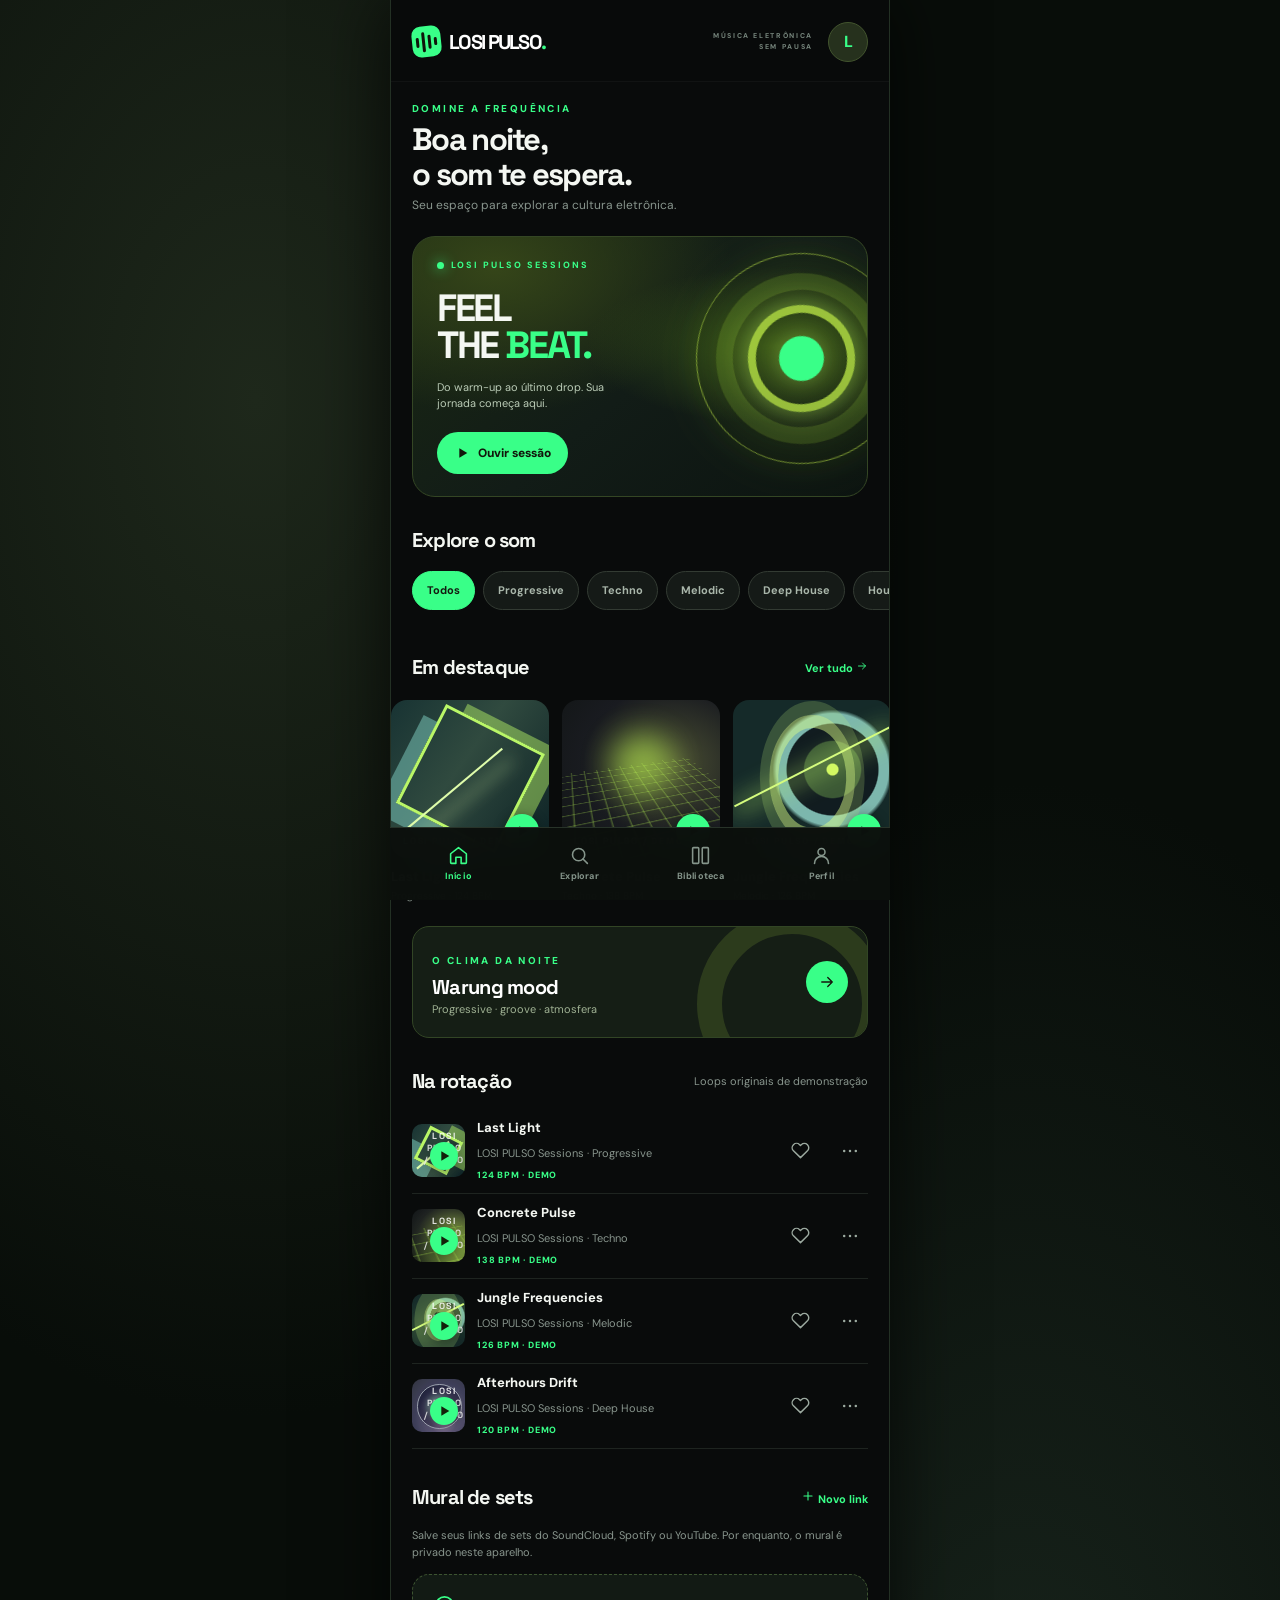
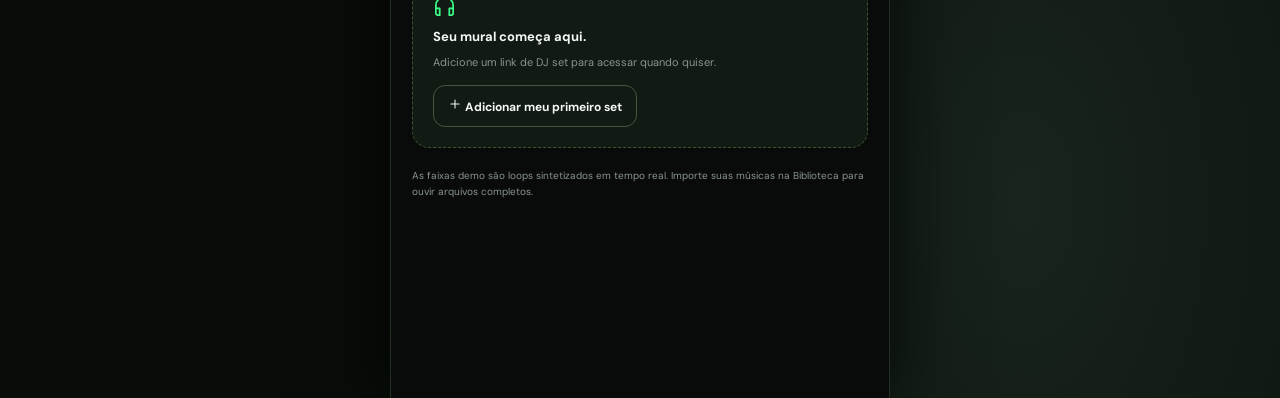
<file: Losi_Pulso_Instalacao_Gratis_GitHub/index.html>
<!doctype html>
<html lang="pt-BR">
<head>
  <meta charset="utf-8">
  <meta name="viewport" content="width=device-width,initial-scale=1,viewport-fit=cover,user-scalable=no">
  <meta name="theme-color" content="#090b0b">
  <meta name="apple-mobile-web-app-capable" content="yes">
  <meta name="apple-mobile-web-app-status-bar-style" content="black-translucent">
  <meta name="apple-mobile-web-app-title" content="LOSI PULSO">
  <meta name="description" content="LOSI PULSO — música eletrônica sem pausa. Descubra, ouça e organize suas sessões.">
  <link rel="manifest" href="manifest.webmanifest">
  <link rel="apple-touch-icon" href="icon-192.png">
  <link rel="icon" href="favicon.svg" type="image/svg+xml">
  <link rel="stylesheet" href="styles.css">
  <title>LOSI PULSO — Música eletrônica sem pausa</title>
</head>
<body>
  <div class="app-shell" id="app">
    <header class="topbar">
      <button class="brand-button" data-action="go-home" aria-label="LOSI PULSO, início">
        <span class="brand-mark" aria-hidden="true"><i></i><i></i><i></i><i></i></span>
        <span class="brand-word">LOSI PULSO<span class="brand-dot">.</span></span>
      </button>
      <span class="topbar-tag">MÚSICA ELETRÔNICA<br>SEM PAUSA</span>
      <button class="avatar" data-action="go-profile" aria-label="Abrir perfil">L</button>
    </header>
    <main id="view" class="view" tabindex="-1"></main>
    <div id="mini-player"></div>
    <nav class="bottom-nav" id="bottom-nav" aria-label="Navegação principal"></nav>
    <div id="overlays"></div>
    <div id="toast" class="toast" role="status" aria-live="polite"></div>
  </div>
  <script src="audio-engine.js"></script>
  <script src="app.js"></script>
</body>
</html>
</file>
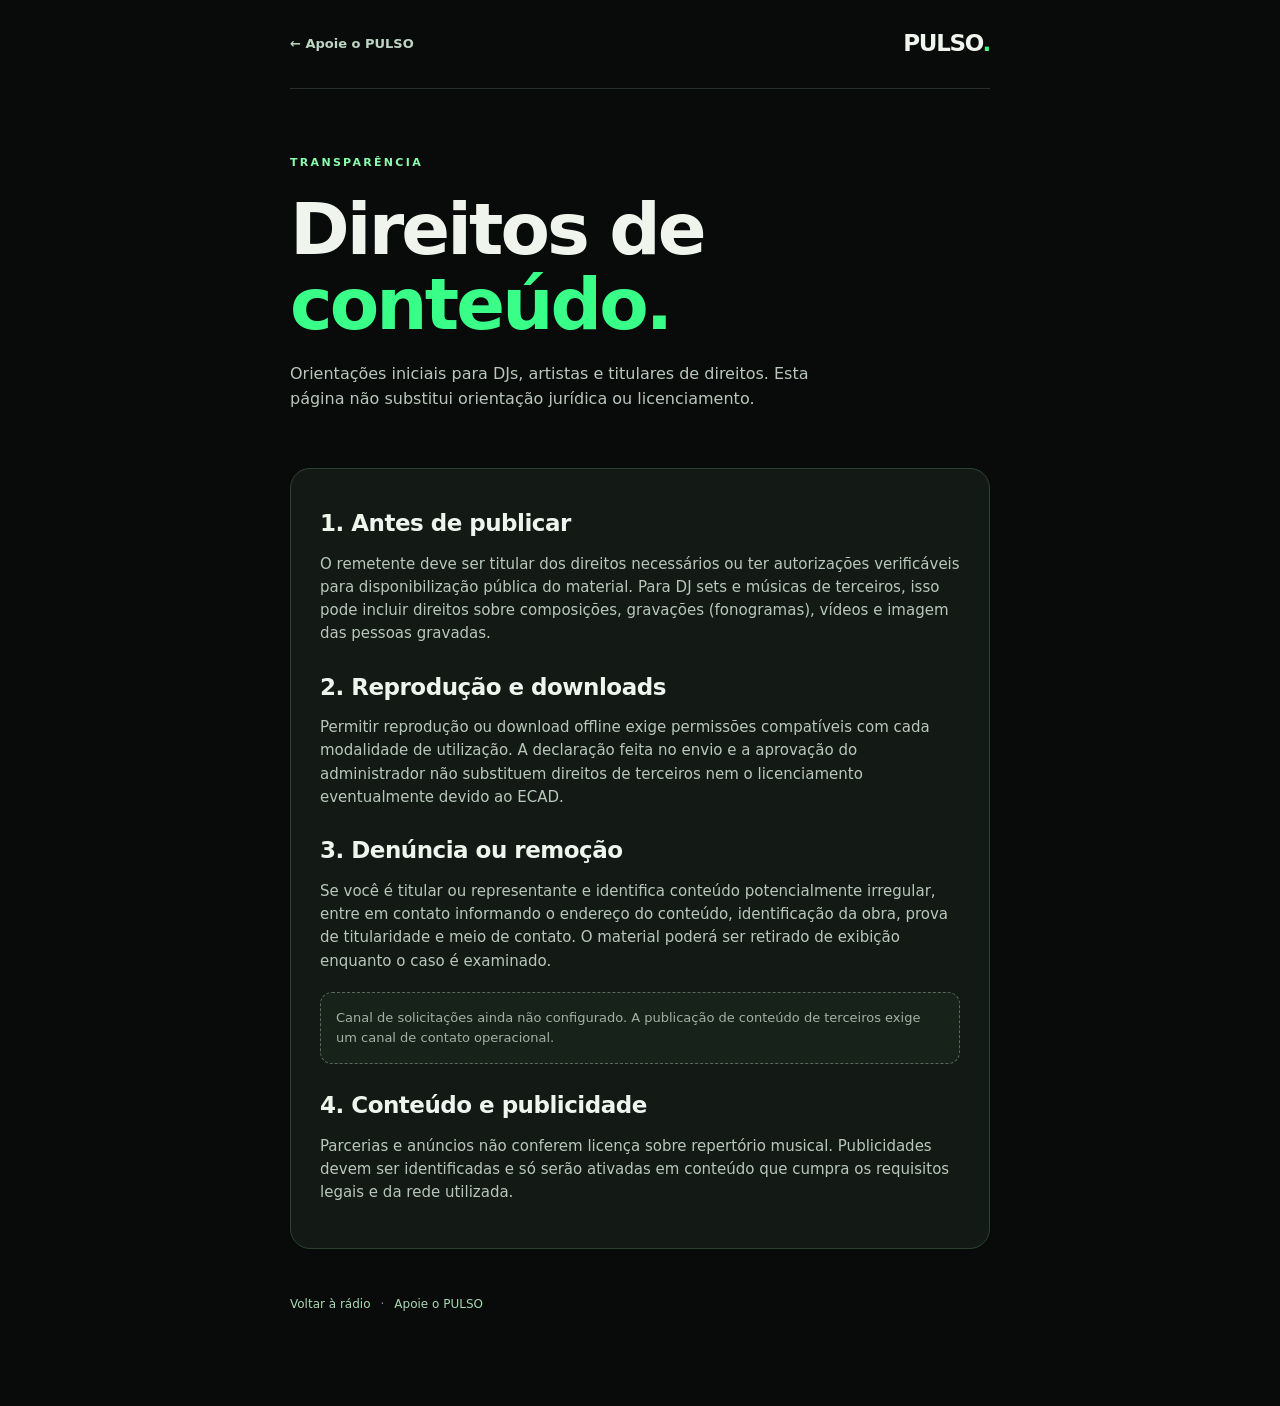
<file: direitos.html>
<!doctype html>
<html lang="pt-BR">
<head>
 <meta charset="utf-8"><meta name="viewport" content="width=device-width, initial-scale=1, viewport-fit=cover">
 <meta name="theme-color" content="#090b0b">
 <meta name="description" content="Informações sobre envio de conteúdo, licenças e solicitações de remoção no PULSO.">
 <title>Direitos de conteúdo — PULSO RADIO</title>
 <link rel="icon" href="favicon.svg" type="image/svg+xml">
 <link rel="stylesheet" href="monetizacao.css">
 <script defer src="monetizacao-config.js"></script><script defer src="monetizacao.js"></script>
</head>
<body>
 <main class="shell">
  <header class="top"><a href="monetizacao.html" class="back">← Apoie o PULSO</a><strong>PULSO<span class="dot">.</span></strong></header>
  <section class="hero narrow"><div class="eyebrow">TRANSPARÊNCIA</div><h1>Direitos de<br><em>conteúdo.</em></h1><p>Orientações iniciais para DJs, artistas e titulares de direitos. Esta página não substitui orientação jurídica ou licenciamento.</p></section>
  <section class="panel legal">
   <h2>1. Antes de publicar</h2>
   <p>O remetente deve ser titular dos direitos necessários ou ter autorizações verificáveis para disponibilização pública do material. Para DJ sets e músicas de terceiros, isso pode incluir direitos sobre composições, gravações (fonogramas), vídeos e imagem das pessoas gravadas.</p>
   <h2>2. Reprodução e downloads</h2>
   <p>Permitir reprodução ou download offline exige permissões compatíveis com cada modalidade de utilização. A declaração feita no envio e a aprovação do administrador não substituem direitos de terceiros nem o licenciamento eventualmente devido ao ECAD.</p>
   <h2>3. Denúncia ou remoção</h2>
   <p>Se você é titular ou representante e identifica conteúdo potencialmente irregular, entre em contato informando o endereço do conteúdo, identificação da obra, prova de titularidade e meio de contato. O material poderá ser retirado de exibição enquanto o caso é examinado.</p>
   <a id="rights-contact" class="btn outline" hidden>Solicitar análise de conteúdo ↗</a>
   <div id="rights-unavailable" class="placeholder">Canal de solicitações ainda não configurado. A publicação de conteúdo de terceiros exige um canal de contato operacional.</div>
   <h2>4. Conteúdo e publicidade</h2>
   <p>Parcerias e anúncios não conferem licença sobre repertório musical. Publicidades devem ser identificadas e só serão ativadas em conteúdo que cumpra os requisitos legais e da rede utilizada.</p>
  </section>
  <footer><a href="./">Voltar à rádio</a><span>·</span><a href="monetizacao.html">Apoie o PULSO</a></footer>
 </main>
</body>
</html>
</file>
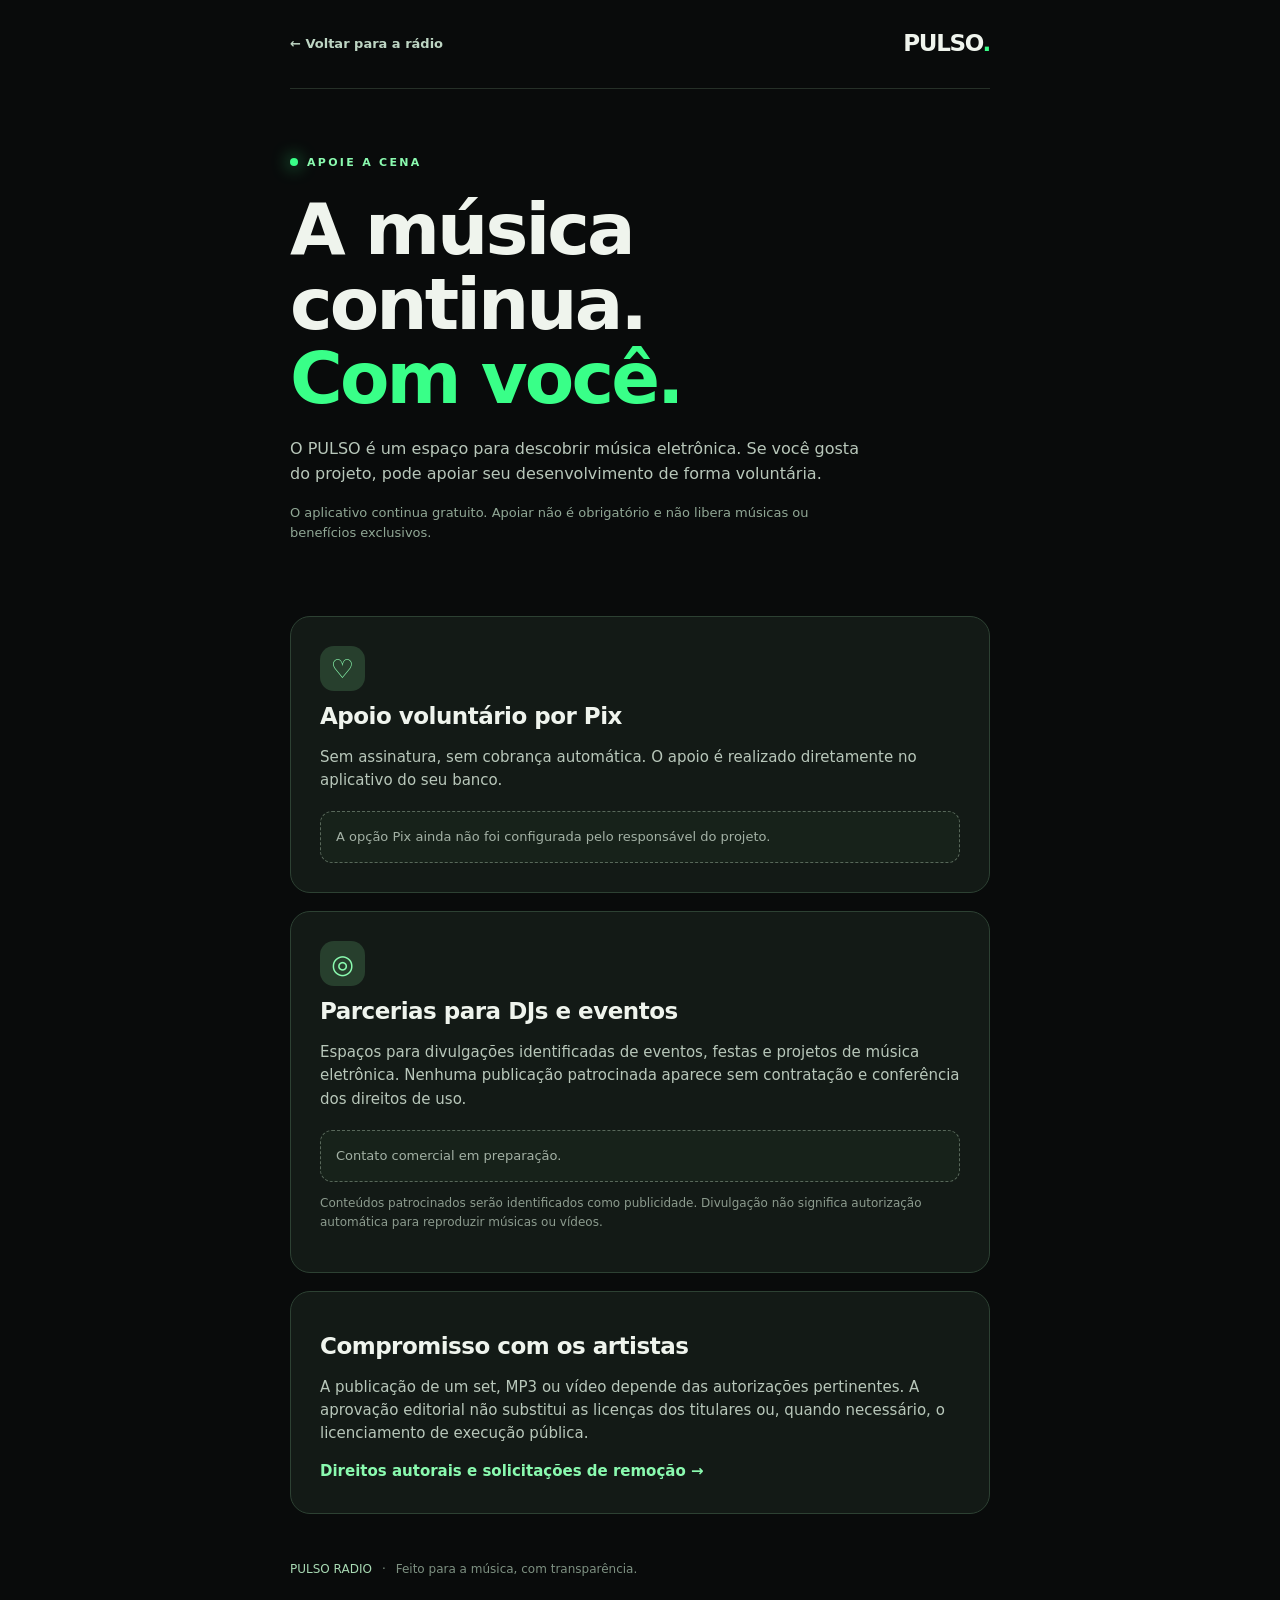
<file: monetizacao.html>
<!doctype html>
<html lang="pt-BR">
<head>
 <meta charset="utf-8">
 <meta name="viewport" content="width=device-width, initial-scale=1, viewport-fit=cover">
 <meta name="theme-color" content="#090b0b">
 <meta name="description" content="Apoie o PULSO, descubra como contribuir voluntariamente e saiba mais sobre parcerias e direitos de conteúdo.">
 <title>Apoie o PULSO — Música eletrônica independente</title>
 <link rel="icon" href="favicon.svg" type="image/svg+xml">
 <link rel="stylesheet" href="monetizacao.css">
 <script defer src="monetizacao-config.js"></script>
 <script defer src="monetizacao.js"></script>
</head>
<body>
 <main class="shell">
  <header class="top"><a href="./" class="back" aria-label="Voltar para a rádio">← Voltar para a rádio</a><strong>PULSO<span class="dot">.</span></strong></header>
  <section class="hero">
   <div class="eyebrow"><span class="pulse"></span> APOIE A CENA</div>
   <h1>A música continua.<br><em>Com você.</em></h1>
   <p>O PULSO é um espaço para descobrir música eletrônica. Se você gosta do projeto, pode apoiar seu desenvolvimento de forma voluntária.</p>
   <p class="note">O aplicativo continua gratuito. Apoiar não é obrigatório e não libera músicas ou benefícios exclusivos.</p>
  </section>
  <section class="panel" aria-labelledby="donation-title">
   <div class="glyph" aria-hidden="true">♡</div>
   <h2 id="donation-title">Apoio voluntário por Pix</h2>
   <p>Sem assinatura, sem cobrança automática. O apoio é realizado diretamente no aplicativo do seu banco.</p>
   <div class="pix" id="pix-ready" hidden>
     <p class="eyebrow">CHAVE PIX DO PROJETO</p>
     <p id="pix-value" class="pix-value"></p>
     <button id="copy-pix" class="btn primary" type="button">Copiar chave Pix</button>
     <p id="copy-result" role="status" aria-live="polite" class="hint"></p>
   </div>
   <div id="pix-unavailable" class="placeholder">A opção Pix ainda não foi configurada pelo responsável do projeto.</div>
  </section>
  <section class="panel" aria-labelledby="partner-title">
   <div class="glyph" aria-hidden="true">◎</div>
   <h2 id="partner-title">Parcerias para DJs e eventos</h2>
   <p>Espaços para divulgações identificadas de eventos, festas e projetos de música eletrônica. Nenhuma publicação patrocinada aparece sem contratação e conferência dos direitos de uso.</p>
   <a id="partner-link" class="btn outline" hidden target="_blank" rel="noopener noreferrer">Solicitar parceria ↗</a>
   <div id="partner-unavailable" class="placeholder">Contato comercial em preparação.</div>
   <p class="hint">Conteúdos patrocinados serão identificados como publicidade. Divulgação não significa autorização automática para reproduzir músicas ou vídeos.</p>
  </section>
  <section class="panel legal" aria-labelledby="rights-title">
   <h2 id="rights-title">Compromisso com os artistas</h2>
   <p>A publicação de um set, MP3 ou vídeo depende das autorizações pertinentes. A aprovação editorial não substitui as licenças dos titulares ou, quando necessário, o licenciamento de execução pública.</p>
   <a href="direitos.html" class="legal-link">Direitos autorais e solicitações de remoção →</a>
  </section>
  <footer><a href="./">PULSO RADIO</a><span>·</span><span>Feito para a música, com transparência.</span></footer>
 </main>
</body>
</html>
</file>
<file: Losi_Pulso_Instalacao_Gratis_GitHub/styles.css>
@import url('https://fonts.googleapis.com/css2?family=DM+Sans:wght@400;500;600;700;800&family=Space+Grotesk:wght@400;500;600;700&display=swap');
:root{color-scheme:dark;--bg:#090b0b;--surface:#111514;--surface2:#19201c;--line:#252b28;--text:#f4f7f2;--muted:#88958d;--green:#39ff88;--green-deep:#1fcf71;--radius:19px;--safe-bottom:env(safe-area-inset-bottom,0px);font-family:'DM Sans',system-ui,-apple-system,BlinkMacSystemFont,sans-serif}
*{box-sizing:border-box}html{background:var(--bg);-webkit-tap-highlight-color:transparent}body{margin:0;background:var(--bg);color:var(--text);min-width:320px}button,input{font:inherit}button{cursor:pointer}button:disabled{opacity:.45;cursor:not-allowed}button:focus-visible,input:focus-visible{outline:2px solid var(--green);outline-offset:3px}button{-webkit-appearance:none;appearance:none}button,svg{flex-shrink:0}a{color:var(--green)}.app-shell{width:100%;max-width:500px;margin:0 auto;min-height:100dvh;position:relative;background:var(--bg);overflow-x:hidden}.topbar{height:calc(82px + env(safe-area-inset-top,0px));display:flex;align-items:center;gap:12px;padding:calc(10px + env(safe-area-inset-top,0px)) 21px 8px;position:sticky;top:0;background:rgba(9,11,11,.92);backdrop-filter:blur(18px);-webkit-backdrop-filter:blur(18px);z-index:15;border-bottom:1px solid rgba(255,255,255,.035)}.brand-button{padding:0;border:0;background:none;display:flex;align-items:center;gap:8px;color:white}.brand-word{font:700 20px/1 'Space Grotesk',sans-serif;letter-spacing:-1.7px}.brand-dot{color:var(--green)}.brand-mark{width:29px;height:31px;border-radius:9px;background:var(--green);display:flex;gap:3px;align-items:center;justify-content:center;transform:rotate(-6deg)}.brand-mark i{width:3px;background:#10150b;border-radius:4px}.brand-mark i:nth-child(1){height:10px}.brand-mark i:nth-child(2){height:20px}.brand-mark i:nth-child(3){height:14px}.brand-mark i:nth-child(4){height:8px}.topbar-tag{font-weight:800;letter-spacing:1.65px;font-size:7px;line-height:1.55;color:#75847b;margin-left:auto;text-align:right}.avatar{border:1px solid #42542e;background:#26311d;color:var(--green);font-weight:800;width:40px;height:40px;border-radius:50%;margin-left:3px}.view{padding:19px 21px 188px;min-height:calc(100dvh - 84px - env(safe-area-inset-top,0px))}.eyebrow{font-size:10px;line-height:1.5;letter-spacing:2.4px;font-weight:800;color:var(--green);text-transform:uppercase}.heading{font-family:'Space Grotesk',sans-serif;font-weight:700;letter-spacing:-1.7px;font-size:31px;line-height:1.12;margin:6px 0 5px}.subcopy{color:var(--muted);font-size:12px;line-height:1.55;margin:0 0 21px}.section-title{font-size:20px;font-family:'Space Grotesk',sans-serif;letter-spacing:-.8px;font-weight:700;margin:0}.section-subtitle{font-size:11px;color:var(--muted)}.section-head{display:flex;align-items:center;justify-content:space-between;margin:30px 0 15px;gap:8px}.text-button{border:0;background:none;color:var(--green);font-weight:700;font-size:11px;padding:10px 0}.hero{min-height:245px;border-radius:23px;overflow:hidden;position:relative;background:radial-gradient(ellipse at 80% 42%,#314b16 0%,transparent 37%),radial-gradient(ellipse at 18% 12%,#354519 0%,transparent 45%),linear-gradient(140deg,#1a2813,#121c17 52%,#0c1410);border:1px solid #344624;display:flex;align-items:center;margin-top:10px}.hero-content{position:relative;z-index:2;padding:22px 12px 22px 24px;width:71%}.hero-kicker{display:flex;align-items:center;gap:7px;color:var(--green);font-size:9px;letter-spacing:2px;font-weight:800}.live-dot{width:7px;height:7px;border-radius:50%;background:var(--green);box-shadow:0 0 13px var(--green);animation:pulse 1.8s infinite}.hero h1{font:700 38px/.98 'Space Grotesk',sans-serif;letter-spacing:-2.4px;margin:19px 0 14px}.hero h1 em{font-style:normal;color:var(--green)}.hero p{font-size:11px;color:#bacbb6;line-height:1.5;margin:0 0 20px;max-width:190px}.primary-button{background:var(--green);color:#11170b;font-size:12px;font-weight:800;border:0;border-radius:999px;padding:12px 17px;display:inline-flex;align-items:center;gap:8px;min-height:42px}.primary-button:active,.round-btn:active{transform:scale(.97)}.hero-visual{position:absolute;width:235px;height:235px;right:-52px;top:4px;display:grid;place-items:center;filter:drop-shadow(0 0 25px rgba(178,236,50,.25));transform:rotate(-15deg)}.hero-ring{position:absolute;inset:12px;border-radius:50%;border:1px solid rgba(205,250,78,.55);box-shadow:inset 0 0 35px rgba(203,250,77,.04),0 0 35px rgba(186,241,66,.09)}.hero-ring:nth-child(2){inset:32px;border:17px solid rgba(185,246,65,.18)}.hero-ring:nth-child(3){inset:64px;border:8px solid rgba(203,250,77,.7);box-shadow:0 0 28px #baf45988}.hero-ring:nth-child(4){inset:95px;background:var(--green);border:0;box-shadow:0 0 25px #baf45966}.genre-row{display:flex;gap:8px;overflow-x:auto;padding:3px 0 10px;scrollbar-width:none;margin:15px -21px 0;padding-left:21px;padding-right:21px}.genre-row::-webkit-scrollbar,.horizontal-tracks::-webkit-scrollbar{display:none}.chip{font-size:11px;font-weight:700;white-space:nowrap;padding:10px 14px;border-radius:999px;border:1px solid #333b33;background:#151a17;color:#a9b6aa;min-height:39px}.chip.active{background:var(--green);border-color:var(--green);color:#151a11}.horizontal-tracks{display:flex;gap:13px;overflow-x:auto;margin:0 -21px;padding:0 21px 8px;scrollbar-width:none;scroll-snap-type:x mandatory}.feature-track{width:158px;flex:none;scroll-snap-align:start;text-align:left;background:none;border:0;color:inherit;padding:0}.feature-track .cover{width:158px;height:158px;border-radius:16px;margin-bottom:10px}.feature-track .track-name{font-size:13px;display:block}.feature-track .track-meta{font-size:10px;color:var(--muted);margin-top:4px;display:block}.feature-track .cover .cover-play{opacity:1;bottom:10px;right:10px;transform:none;width:34px;height:34px}.track-name{font-weight:800;white-space:nowrap;overflow:hidden;text-overflow:ellipsis}.track-meta{font-size:11px;color:var(--muted)}.mix-card{background:#151e15;border:1px solid #324525;position:relative;border-radius:17px;padding:18px 19px;min-height:112px;overflow:hidden;display:flex;align-items:center;margin-top:16px;gap:12px}.mix-card:after{content:"";position:absolute;width:140px;height:140px;right:-20px;top:-18px;border:25px solid rgba(203,250,77,.13);border-radius:50%}.mix-title{font-family:'Space Grotesk';font-size:20px;letter-spacing:-.7px;font-weight:700;margin:5px 0 2px}.mix-copy{color:#9fb193;font-size:11px}.circle-arrow{z-index:2;margin-left:auto;width:42px;height:42px;background:var(--green);border:0;border-radius:50%;display:grid;place-items:center;color:#15170c}.mix-card>div:first-child{position:relative;z-index:1}.track-row{display:flex;align-items:center;gap:12px;padding:10px 0;border-bottom:1px solid #1e2420;min-height:74px}.track-row:last-child{border-bottom:0}.cover{position:relative;display:block;overflow:hidden;flex:none;background:#1e3320;isolation:isolate}.cover-art{position:absolute;inset:0;display:block}.cover-art:before,.cover-art:after{position:absolute;content:"";display:block}.cover.prism{background:linear-gradient(125deg,#183333,#304a3f 43%,#0b2024)}.prism .cover-art:before{inset:15%;border:3px solid #b9f667;transform:rotate(27deg);box-shadow:18px -11px 0 -1px #b8f66777,-16px 19px 0 -1px #70b7ac99}.prism .cover-art:after{width:80%;height:2px;background:#defcaa;transform:rotate(-40deg);left:0;top:56%;box-shadow:0 15px 16px #defcaa}.cover.grid{background:radial-gradient(at 70% 40%,#4a4f33,#191b20 57%,#111514)}.grid .cover-art:before{width:145%;height:145%;left:-22%;top:0;background:repeating-linear-gradient(0deg,transparent 0 15px,#bafa5447 16px 17px),repeating-linear-gradient(90deg,transparent 0 15px,#bafa5447 16px 17px);transform:perspective(180px) rotateX(50deg) rotate(-18deg)}.grid .cover-art:after{width:62px;height:62px;left:31%;top:22%;border-radius:50%;background:#c2f953;filter:blur(15px);opacity:.6}.cover.vortex{background:radial-gradient(circle at 63% 44%,#d8fb61 0 4%,#3b5835 5% 21%,#111c20 22% 34%,#7cb7ad 35% 42%,#152a29 45%)}.vortex .cover-art:before{inset:10%;border-radius:50%;border:13px solid rgba(218,251,134,.48);transform:scaleX(.68) rotate(48deg);box-shadow:0 0 0 14px #c2f57e33}.vortex .cover-art:after{width:110%;height:2px;left:-5%;top:42%;transform:rotate(-27deg);background:#d5fc7e;box-shadow:0 3px 23px 2px #b6ed6b}.cover.aura{background:radial-gradient(ellipse at 60% 75%,#ab8bb5,#48405f 30%,#22243d 64%,#16181e)}.aura .cover-art:before{width:85%;height:85%;left:7%;top:9%;border-radius:50%;background:radial-gradient(circle,#d3addb99 0 17%,#a6f4c86b 23%,transparent 47%);filter:blur(2px)}.aura .cover-art:after{width:80%;height:80%;left:10%;top:10%;border:1px solid #dce4eaa8;border-radius:50%;box-shadow:0 0 0 15px #d9b5e719,0 0 0 30px #a4d5d213}.cover.blocks{background:linear-gradient(140deg,#251c28,#483629,#1d191c)}.blocks .cover-art:before{inset:17%;background:repeating-linear-gradient(0deg,#e4b65a 0 8px,#5d4233 9px 16px,#d2914c 17px 21px);transform:rotate(-34deg) skew(-10deg);box-shadow:10px 10px 0 10px #ac573e77}.blocks .cover-art:after{inset:37%;border:10px solid #272222;transform:rotate(-34deg)}.cover.forest{background:radial-gradient(at 40% 75%,#81ba47,#26462f 37%,#0e221f 70%)}.forest .cover-art:before{inset:-25%;border:19px solid rgba(196,250,108,.32);border-radius:48%;transform:skewX(-27deg) rotate(30deg);box-shadow:0 0 0 20px #a4ea6140,inset 0 0 0 20px #a1e76533}.forest .cover-art:after{width:130%;height:2px;left:-5%;top:38%;background:#c1f584;transform:rotate(-24deg);box-shadow:0 21px #bbf289,0 42px #bbf289}.cover.nebula{background:radial-gradient(at 25% 20%,#9a759b,#354960 43%,#101d27 90%)}.nebula .cover-art:before{width:80%;height:80%;left:12%;top:12%;border:5px dotted #d0eee388;border-radius:50%;transform:skew(15deg)}.nebula .cover-art:after{width:40%;height:40%;left:31%;top:28%;border:10px solid #def1d566;border-radius:8px;transform:rotate(28deg)}.cover.neon{background:linear-gradient(35deg,#12373a,#126a59 45%,#0b2328)}.neon .cover-art:before{inset:14%;border-radius:50%;border:7px solid #b9ff86;box-shadow:0 0 22px #b9ff86,0 0 0 19px #8bdb9788,inset 0 0 25px #8cff96}.neon .cover-art:after{height:75%;width:3px;background:#dffff4;left:49%;top:12%;transform:rotate(22deg);box-shadow:13px 0 #e5fff5,-13px 0 #e5fff5}.cover.upload{background:linear-gradient(145deg,#294838,#131e21)}.upload .cover-art:before{inset:25%;border-radius:50%;border:8px solid #acfa8eaa;box-shadow:0 0 0 16px #9ade5c26}.upload .cover-art:after{width:14%;height:14%;background:#c4fa50;left:43%;top:43%;border-radius:50%}.cover-play{position:absolute;right:7px;bottom:7px;width:28px;height:28px;border-radius:50%;background:var(--green);color:#13210a;display:grid;place-items:center;box-shadow:0 2px 12px #07130977}.track-row .cover{width:53px;height:53px;border-radius:10px}.track-info{min-width:0;flex:1}.track-info .track-name{font-size:13px;display:block;margin-bottom:5px}.track-tag{font-size:9px;font-weight:800;letter-spacing:.8px;color:var(--green);text-transform:uppercase}.icon-button{border:0;background:transparent;color:#9caaa0;width:37px;height:40px;display:grid;place-items:center;border-radius:10px}.icon-button.active{color:var(--green)}.track-row.playing .track-name{color:var(--green)}.filters{display:flex;gap:7px;overflow:auto;padding:0 0 14px;scrollbar-width:none}.search-wrap{display:flex;gap:9px;align-items:center;background:#151a17;border:1px solid #343d34;border-radius:13px;padding:0 14px;height:49px;margin:18px 0 20px;color:#849688}.search-wrap input{width:100%;border:none;outline:none;background:none;color:var(--text);font-size:13px;min-width:0}.search-wrap input::placeholder{color:#738477}.stats-strip{display:flex;gap:8px;margin:18px 0}.stat-card{background:#161b18;border:1px solid #252d26;padding:15px 12px;flex:1;border-radius:14px}.stat-number{font:700 22px 'Space Grotesk',sans-serif;color:var(--green);display:block}.stat-label{font-size:10px;color:var(--muted)}.upload-zone{border:1px dashed #566743;border-radius:17px;background:linear-gradient(135deg,#1c2819,#141d17);padding:20px;display:flex;align-items:center;gap:15px;margin-top:19px}.upload-zone strong{font-size:13px;display:block;margin-bottom:5px}.upload-zone p{font-size:11px;color:var(--muted);margin:0;line-height:1.55}.upload-icon{width:43px;height:43px;border-radius:13px;background:#324324;color:var(--green);display:grid;place-items:center}.upload-zone .icon-button{margin-left:auto;color:var(--green)}.playlist-grid{display:grid;grid-template-columns:1fr 1fr;gap:12px;margin:16px 0}.playlist-card{border-radius:16px;padding:14px;background:#18201a;border:1px solid #313b31;min-height:138px;display:flex;flex-direction:column;align-items:flex-start;text-align:left;color:white;position:relative;overflow:hidden}.playlist-card:before{content:"";position:absolute;width:125px;height:125px;border:20px solid rgba(203,250,77,.07);border-radius:50%;right:-47px;bottom:-57px}.playlist-symbol{width:37px;height:37px;display:grid;place-items:center;background:#34432b;border-radius:11px;color:var(--green);margin-bottom:auto}.playlist-card strong{font-size:13px;margin-top:10px;max-width:100%;overflow:hidden;text-overflow:ellipsis;white-space:nowrap}.playlist-card small{color:var(--muted);font-size:10px;margin-top:3px}.playlist-card.create{border-style:dashed;border-color:#60724a;background:#101711}.playlist-card.create .playlist-symbol{background:var(--green);color:#13190b}.empty{margin:30px 0;text-align:center;color:var(--muted);font-size:12px;line-height:1.6;padding:12px}.empty-icon{width:53px;height:53px;display:grid;place-items:center;margin:0 auto 12px;border-radius:50%;background:#23311f;color:var(--green)}.profile-head{margin-top:17px;display:flex;align-items:center;gap:14px;padding:20px;background:radial-gradient(at 80% 10%,#3a5928,#152018 55%);border:1px solid #304329;border-radius:20px}.profile-avatar{width:66px;height:66px;background:var(--green);border-radius:50%;display:grid;place-items:center;color:#26310f;font:800 28px 'Space Grotesk'}.profile-head strong{font:700 24px 'Space Grotesk';display:block}.profile-head small{color:#a4b09c}.menu-row{display:flex;align-items:center;gap:12px;border-bottom:1px solid #222b24;padding:17px 0;font-size:13px}.menu-row svg{color:var(--green)}.menu-row span{margin-left:auto;color:var(--muted);font-size:11px}.note-box{font-size:11px;line-height:1.65;color:#9eac9f;background:#121713;border:1px solid #293329;padding:15px;border-radius:14px;margin-top:24px}.bottom-nav{position:fixed;bottom:0;left:50%;transform:translateX(-50%);max-width:500px;width:100%;height:calc(73px + var(--safe-bottom));display:grid;grid-template-columns:repeat(4,1fr);background:rgba(12,16,13,.98);backdrop-filter:blur(20px);-webkit-backdrop-filter:blur(20px);border-top:1px solid #283329;padding:7px 8px calc(8px + var(--safe-bottom));z-index:25}.nav-item{border:0;background:none;color:#85958b;display:flex;flex-direction:column;align-items:center;justify-content:center;gap:4px;font-weight:700;font-size:9px;letter-spacing:.2px}.nav-item.active{color:var(--green)}.nav-item svg{width:21px;height:21px}.mini-player{position:fixed;bottom:calc(77px + var(--safe-bottom));left:50%;transform:translateX(-50%);width:calc(100% - 26px);max-width:472px;background:#25311f;border:1px solid #455534;border-radius:14px;z-index:24;box-shadow:0 12px 25px #0008;overflow:hidden}.mini-content{height:60px;display:flex;align-items:center;gap:10px;padding:7px 10px}.mini-content .cover{width:46px;height:46px;border-radius:9px}.mini-info{flex:1;min-width:0}.mini-info strong{display:block;white-space:nowrap;overflow:hidden;text-overflow:ellipsis;font-size:12px}.mini-info small{display:block;color:#a8b79e;font-size:10px;margin-top:4px;overflow:hidden;white-space:nowrap;text-overflow:ellipsis}.mini-play{border:0;background:none;color:var(--green);width:39px;height:42px;display:grid;place-items:center}.mini-progress{height:2px;width:100%;background:#4c5d40}.mini-progress span{display:block;height:100%;background:var(--green);width:0}.player-overlay{position:fixed;inset:0;z-index:50;background:radial-gradient(ellipse at 50% 32%,#2f4423 0%,#18211a 35%,#090b0b 78%);display:flex;justify-content:center;overflow:auto}.player-panel{width:100%;max-width:500px;min-height:100%;padding:calc(25px + env(safe-area-inset-top,0px)) 27px calc(24px + var(--safe-bottom));display:flex;flex-direction:column}.player-top{display:flex;align-items:center;justify-content:space-between}.player-top strong{font-size:10px;letter-spacing:2px;color:#c7d7c1}.player-top button{border:0;color:#d8e7d3;background:transparent;width:40px;height:40px;display:grid;place-items:center}.player-cover{width:min(100%,345px);aspect-ratio:1;margin:clamp(23px,5vh,50px) auto 25px;border-radius:24px;box-shadow:0 30px 60px #0009,0 0 50px rgba(192,245,74,.1)}.player-cover .cover-art{transition:transform 2s}.player-cover.animated .cover-art{animation:coverfloat 10s ease-in-out infinite alternate}.player-song{display:flex;justify-content:space-between;align-items:center;gap:15px;margin:0 0 25px}.player-song strong{font:700 clamp(24px,6vw,30px) 'Space Grotesk';letter-spacing:-1px;display:block}.player-song small{font-size:12px;color:#94a997;display:block;margin-top:5px}.player-song .icon-button{color:var(--green)}.seek{appearance:none;-webkit-appearance:none;width:100%;height:4px;background:#455443;border-radius:5px;outline:0;accent-color:var(--green);margin:0;cursor:pointer}.seek::-webkit-slider-thumb{appearance:none;width:14px;height:14px;border-radius:50%;background:var(--green);box-shadow:0 0 10px #cbfa4d55}.time-row{display:flex;justify-content:space-between;color:#a4b4a0;font-size:10px;margin-top:10px;font-variant-numeric:tabular-nums}.controls{display:flex;align-items:center;justify-content:space-around;gap:9px;margin:22px 0}.control-icon{border:none;background:none;color:white;width:44px;height:46px;display:grid;place-items:center}.control-icon.on{color:var(--green)}.big-play{border:none;border-radius:50%;width:67px;height:67px;background:var(--green);color:#142009;display:grid;place-items:center;box-shadow:0 7px 30px #c7f64d45}.player-bottom{margin-top:auto;border-top:1px solid #42513a33;padding-top:21px;display:flex;justify-content:space-between;align-items:center;color:#9cab99;font-size:11px}.player-bottom strong{color:var(--green);font-weight:800}.wave-mini{display:flex;gap:3px;align-items:center;height:18px}.wave-mini i{background:var(--green);width:3px;height:8px;animation:wave .85s ease-in-out infinite alternate;border-radius:2px}.wave-mini i:nth-child(2){height:13px;animation-delay:-.5s}.wave-mini i:nth-child(3){height:5px;animation-delay:-.25s}.wave-mini i:nth-child(4){height:15px;animation-delay:-.6s}.wave-mini i:nth-child(5){height:9px;animation-delay:-.1s}.wave-mini.paused i{animation-play-state:paused}.sheet-backdrop{position:fixed;inset:0;background:#000b;z-index:60;display:flex;justify-content:center;align-items:flex-end}.sheet{background:#18201a;border-radius:25px 25px 0 0;padding:13px 23px calc(29px + var(--safe-bottom));width:100%;max-width:500px;border-top:1px solid #495e38;max-height:85dvh;overflow:auto}.sheet-handle{width:36px;height:4px;border-radius:20px;background:#5d6e55;margin:0 auto 20px}.sheet h3{font:700 22px 'Space Grotesk';letter-spacing:-1px;margin:0 0 8px}.sheet p{font-size:12px;color:#9caa9b;line-height:1.55;margin:0 0 20px}.sheet input[type=text]{background:#101510;border:1px solid #3e4b3b;width:100%;height:46px;border-radius:12px;color:#fff;padding:0 13px;font-size:13px}.sheet .primary-button{margin-top:12px;width:100%;justify-content:center}.sheet-row{display:flex;gap:11px;align-items:center;width:100%;padding:15px 0;border:0;background:none;border-bottom:1px solid #2c382c;color:#fff;text-align:left;font-size:12px}.sheet-row svg{color:var(--green)}.sheet-row small{font-size:10px;color:var(--muted);margin-left:auto}.sheet-footer{margin-top:20px}.secondary-button{border:1px solid #455741;background:transparent;color:var(--text);border-radius:12px;padding:11px 14px;font-size:12px;font-weight:700}.toast{position:fixed;z-index:90;bottom:calc(160px + var(--safe-bottom));left:50%;transform:translate(-50%,12px);max-width:min(90%,440px);text-align:center;background:#cbfa4d;color:#1d270d;border-radius:12px;font-size:12px;font-weight:800;padding:12px 15px;opacity:0;pointer-events:none;transition:all .2s}.toast.show{opacity:1;transform:translate(-50%,0)}.art-caption{position:absolute;bottom:11px;left:12px;font-family:'Space Grotesk';font-weight:700;font-size:9px;letter-spacing:1.8px;color:#ffffffe0}.helper{font-size:10px;color:var(--muted);line-height:1.6}.spacer-small{height:3px}@keyframes pulse{50%{opacity:.35;box-shadow:0 0 4px var(--green)}}@keyframes wave{to{height:3px;opacity:.5}}@keyframes coverfloat{to{transform:scale(1.09) rotate(7deg)}}@media(min-width:650px){body{background:#080d09;background-image:radial-gradient(ellipse at 20% 20%,#1e281b 0%,transparent 45%),radial-gradient(ellipse at 80% 90%,#18241c 0%,transparent 40%)}.app-shell{box-shadow:0 0 70px #000b;border-left:1px solid #233024;border-right:1px solid #233024}}
@media(max-height:680px){.player-cover{width:min(70vw,240px);margin:13px auto}.player-song{margin-bottom:15px}.controls{margin:12px 0}.player-bottom{padding-top:9px}}
@media(prefers-reduced-motion:reduce){*,*:before,*:after{animation-duration:.01ms!important;transition:none!important}}
.post-card{display:flex;gap:12px;align-items:center;padding:14px;background:#141d17;border:1px solid #2d3f2a;border-radius:15px;margin:10px 0}.post-icon{width:48px;height:48px;flex:none;display:grid;place-items:center;border-radius:13px;background:#293d20;color:var(--green)}.post-info{flex:1;min-width:0}.post-info strong{font-size:13px;display:block;overflow:hidden;text-overflow:ellipsis;white-space:nowrap}.post-info span{display:block;font-size:10px;color:var(--muted);margin-top:4px}.post-info .text-button{padding:8px 0 0}.post-empty{display:flex;flex-direction:column;gap:10px;align-items:flex-start;padding:20px;background:#121a14;border:1px dashed #3d5431;border-radius:17px;color:var(--green)}.post-empty strong{font-size:13px;color:var(--text)}.post-empty span{font-size:11px;color:var(--muted)}.post-empty .secondary-button{margin-top:6px}.sheet-label{display:block;font-size:11px;color:#bccbb7;margin:15px 0 7px}.sheet input[type=url]{background:#101510;border:1px solid #3e4b3b;width:100%;height:46px;border-radius:12px;color:#fff;padding:0 13px;font-size:13px}.player-song strong{font-family:'Space Grotesk',sans-serif}.profile-head strong{font-family:'Space Grotesk',sans-serif}
</file>
<file: monetizacao.css>
*{box-sizing:border-box}html{color-scheme:dark;background:#090b0b}body{margin:0;color:#eff4ed;background:#090b0b;font:15px/1.55 system-ui,-apple-system,Segoe UI,Roboto,sans-serif}a{color:inherit}.shell{max-width:740px;margin:0 auto;padding:0 20px 64px}.top{display:flex;justify-content:space-between;align-items:center;gap:20px;border-bottom:1px solid #263028;padding:26px 0}.top strong{font-size:23px;letter-spacing:-1.3px}.dot{color:#39ff88}.back{color:#bdd5c3;font-weight:600;font-size:13px;text-decoration:none}.hero{padding:65px 0 42px}.hero.narrow{padding-bottom:22px}.eyebrow{display:flex;align-items:center;gap:9px;color:#8afaaf;font-weight:800;font-size:11px;letter-spacing:2.3px}.pulse{height:8px;width:8px;border-radius:50%;background:#39ff88;box-shadow:0 0 17px #39ff88}h1{font-size:clamp(42px,7.5vw,72px);line-height:1.04;letter-spacing:-2.9px;margin:21px 0;font-weight:800}h1 em{font-style:normal;color:#39ff88}.hero p{color:#b8c7ba;max-width:570px;font-size:16px}.hero .note{font-size:13px;color:#90a795}.panel{background:#131a16;border:1px solid #2d4133;border-radius:20px;padding:29px;margin:18px 0}.panel h2{font-size:23px;line-height:1.2;letter-spacing:-.5px;margin:12px 0}.panel p{color:#b8c7ba}.glyph{display:inline-grid;place-items:center;width:45px;height:45px;border-radius:14px;background:#273f2d;color:#8afaaf;font-size:26px}.pix{margin-top:23px}.pix-value{overflow-wrap:anywhere;padding:16px;color:#f0fff2!important;background:#0b110c;border:1px solid #2d4133;border-radius:12px;font-weight:650}.btn{display:inline-flex;align-items:center;justify-content:center;min-height:47px;border-radius:13px;padding:10px 18px;font-size:14px;font-weight:800;text-decoration:none;cursor:pointer}.btn.primary{border:0;background:#39ff88;color:#0a1a0f}.btn.outline{border:1px solid #53b878;color:#ddffe5;background:transparent}.btn:focus-visible,a:focus-visible{outline:3px solid #a9ffb1;outline-offset:3px}.placeholder{margin-top:19px;border:1px dashed #58685a;border-radius:12px;background:#17221a;color:#a3b1a5;padding:15px;font-size:13px}.hint{font-size:12px;color:#8c9b8e!important}.legal h2:not(:first-child){margin-top:28px}.legal-link{color:#8afaaf;text-decoration:none;font-weight:750}.legal-link:hover,.back:hover{text-decoration:underline}footer{display:flex;flex-wrap:wrap;gap:10px;color:#7e9182;font-size:12px;padding:28px 0}footer a{color:#a8d9b3;text-decoration:none}[hidden]{display:none!important}@media(max-width:500px){.hero{padding-top:46px}.panel{padding:23px 19px}h1{letter-spacing:-2px}}
</file>
